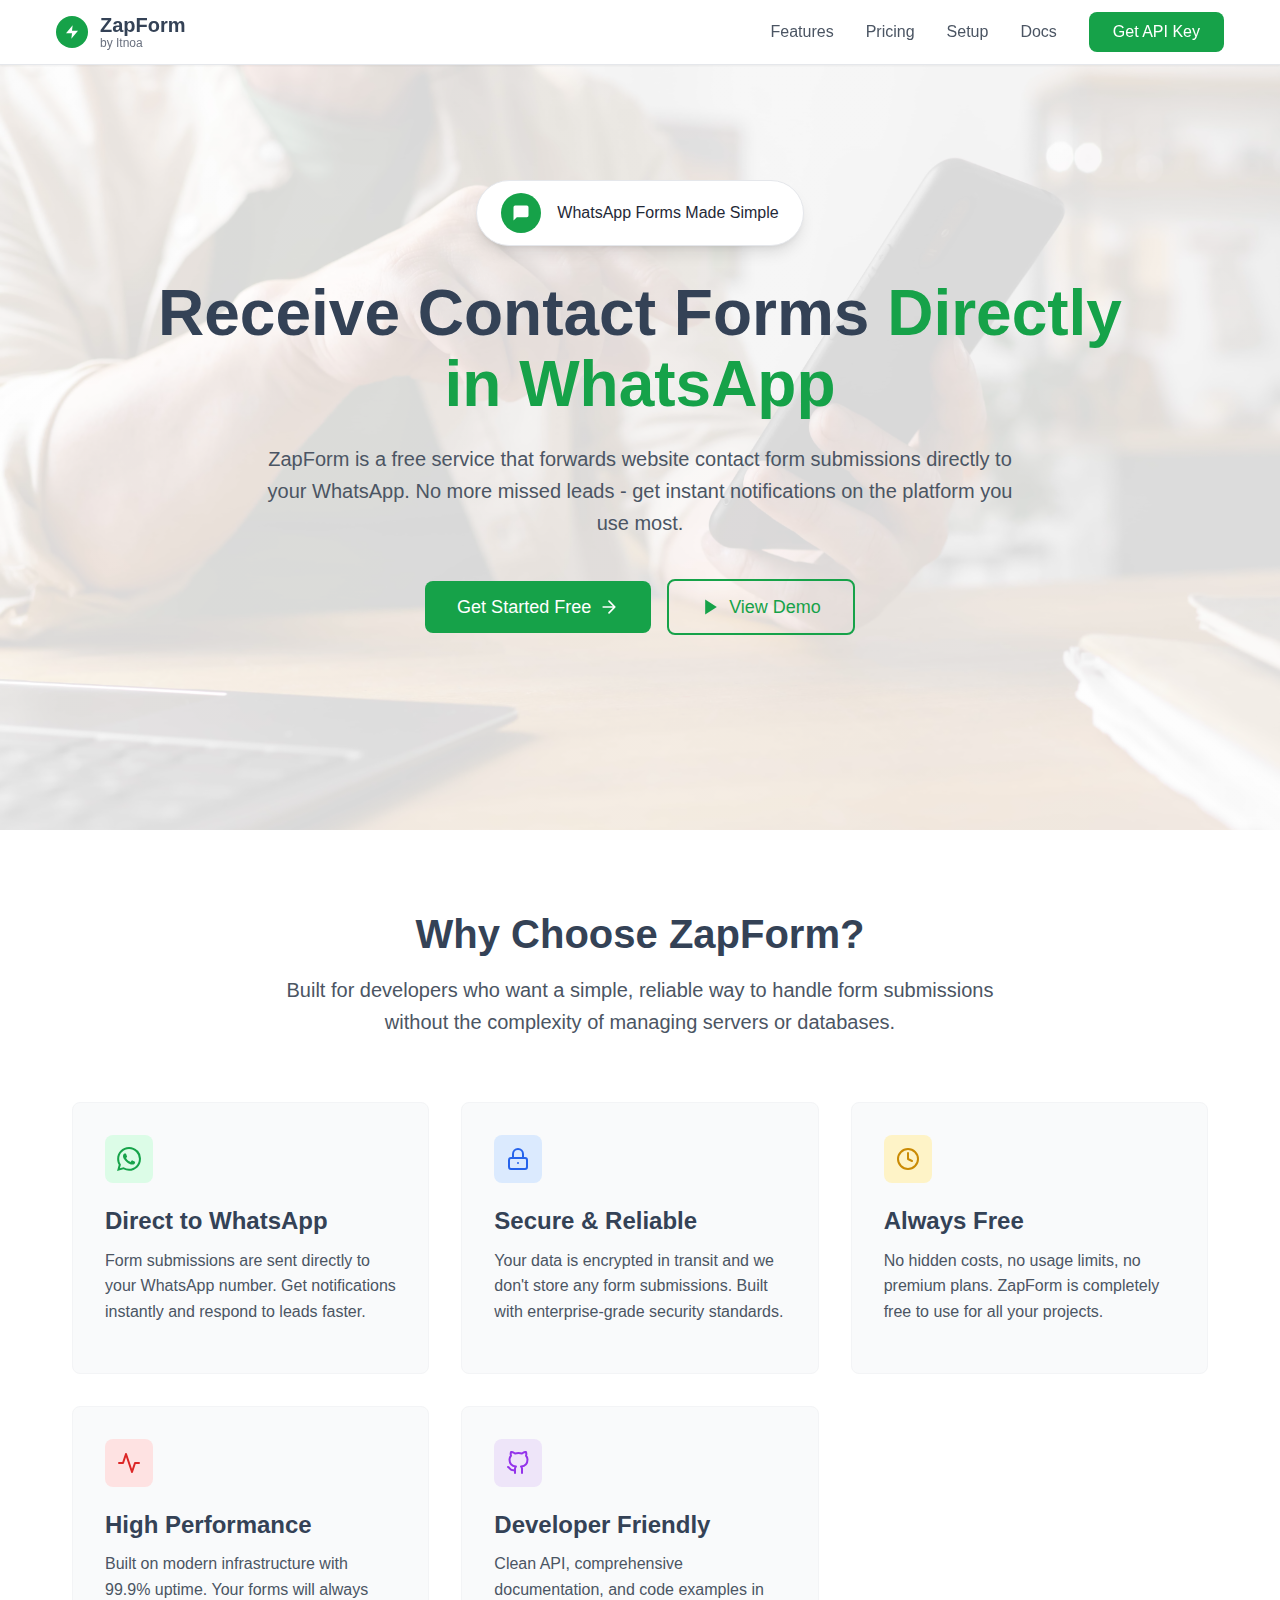
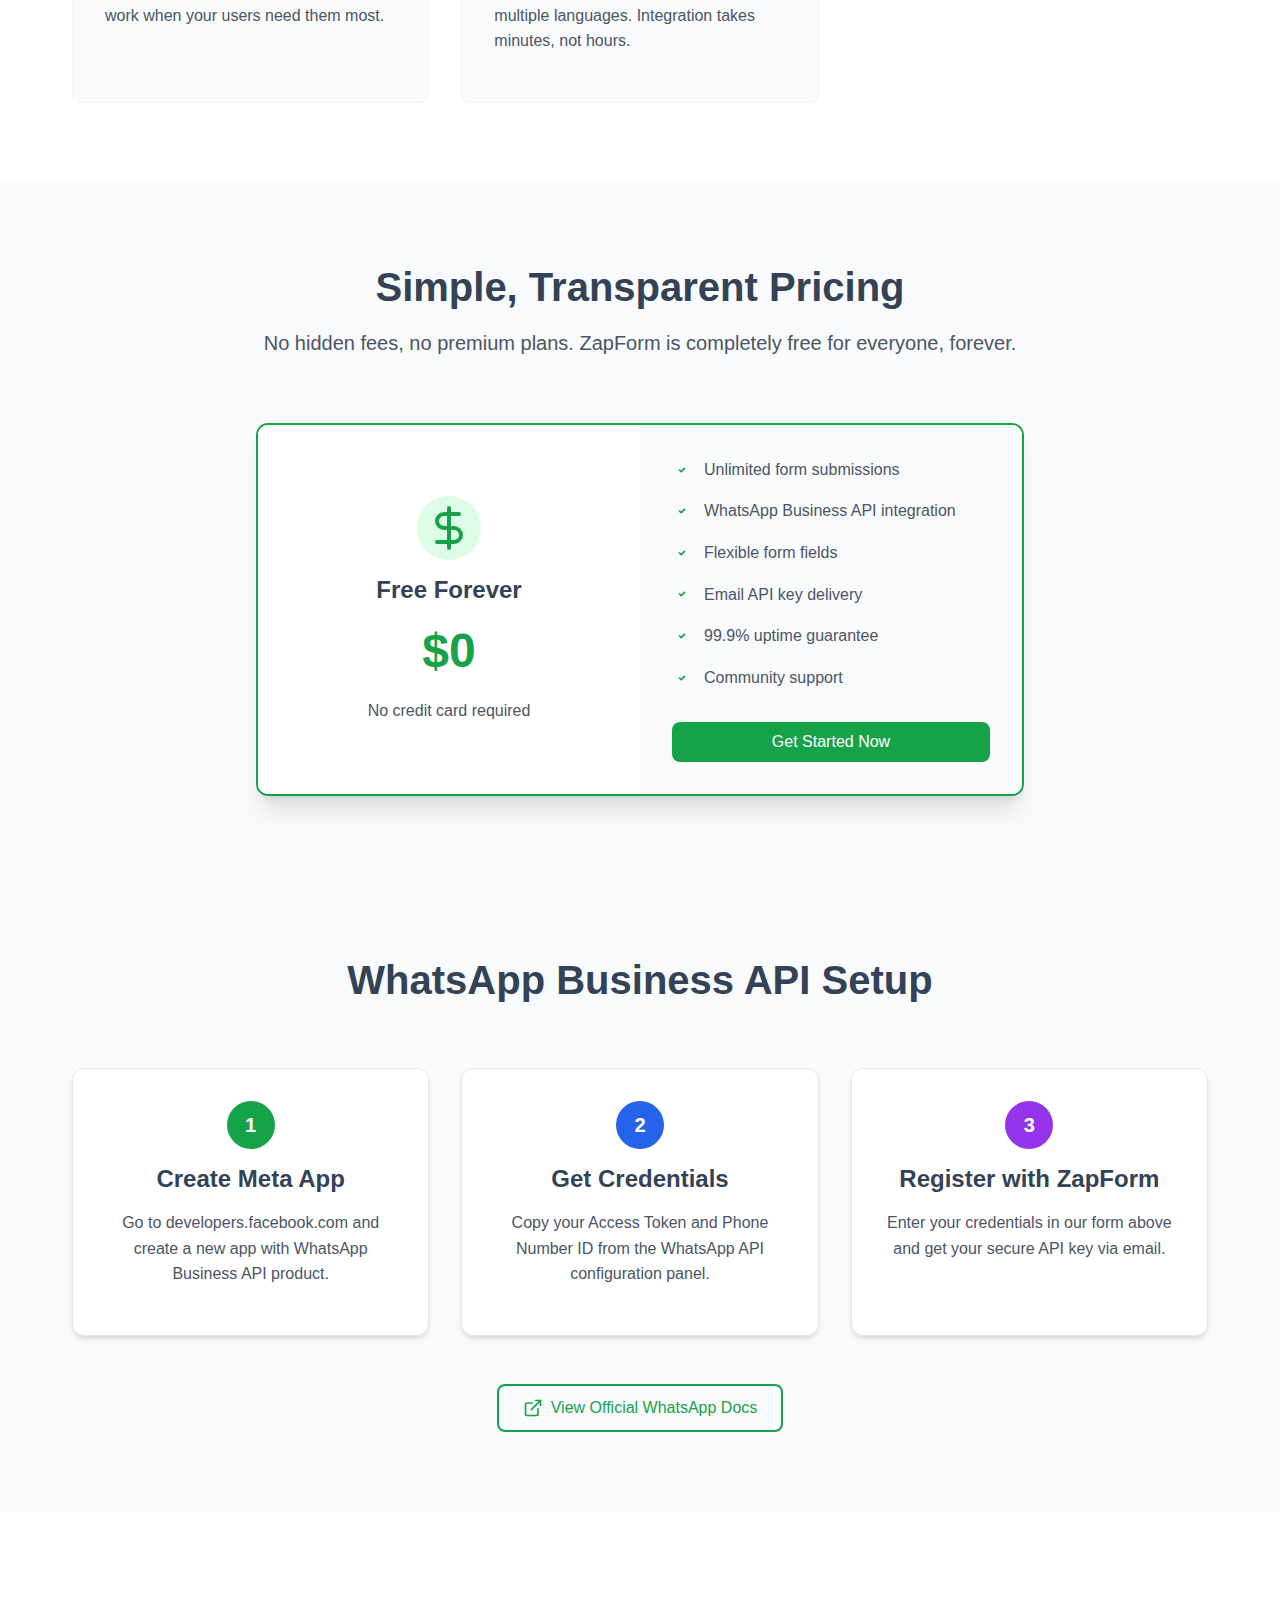
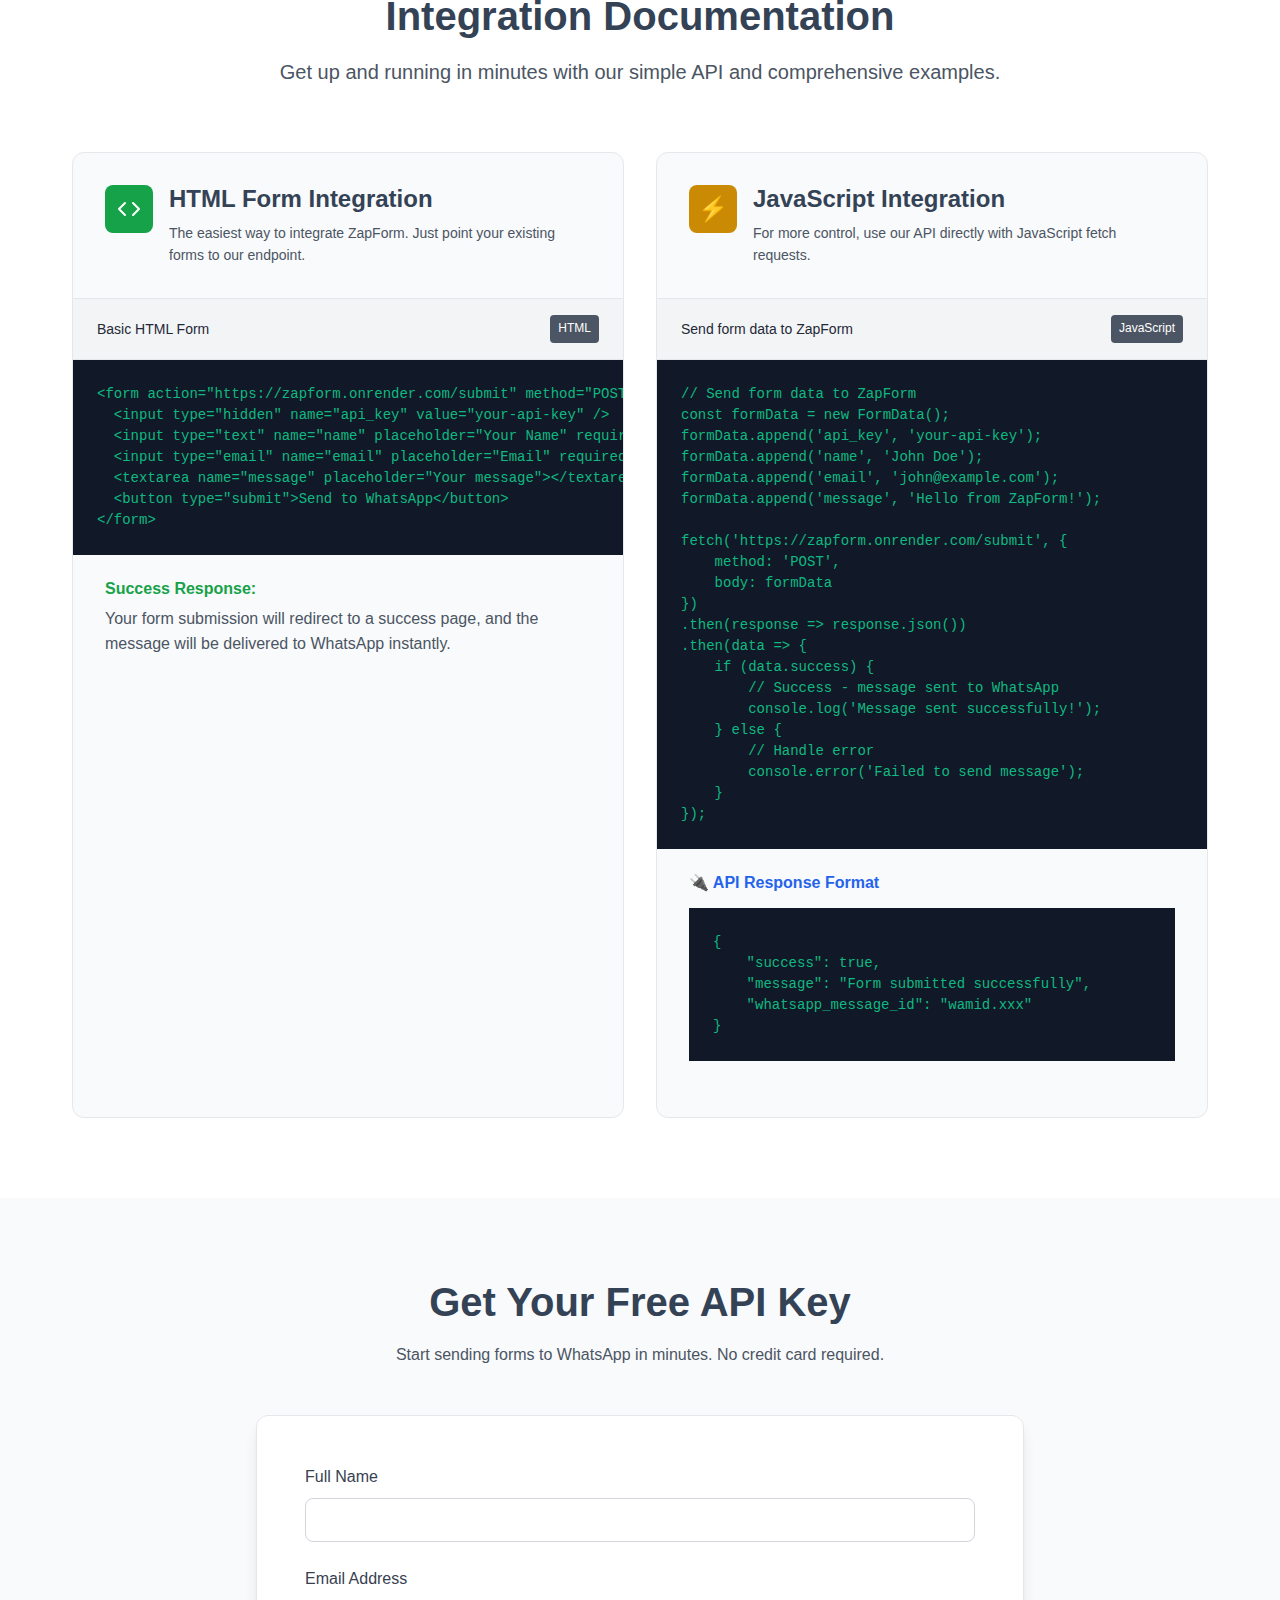
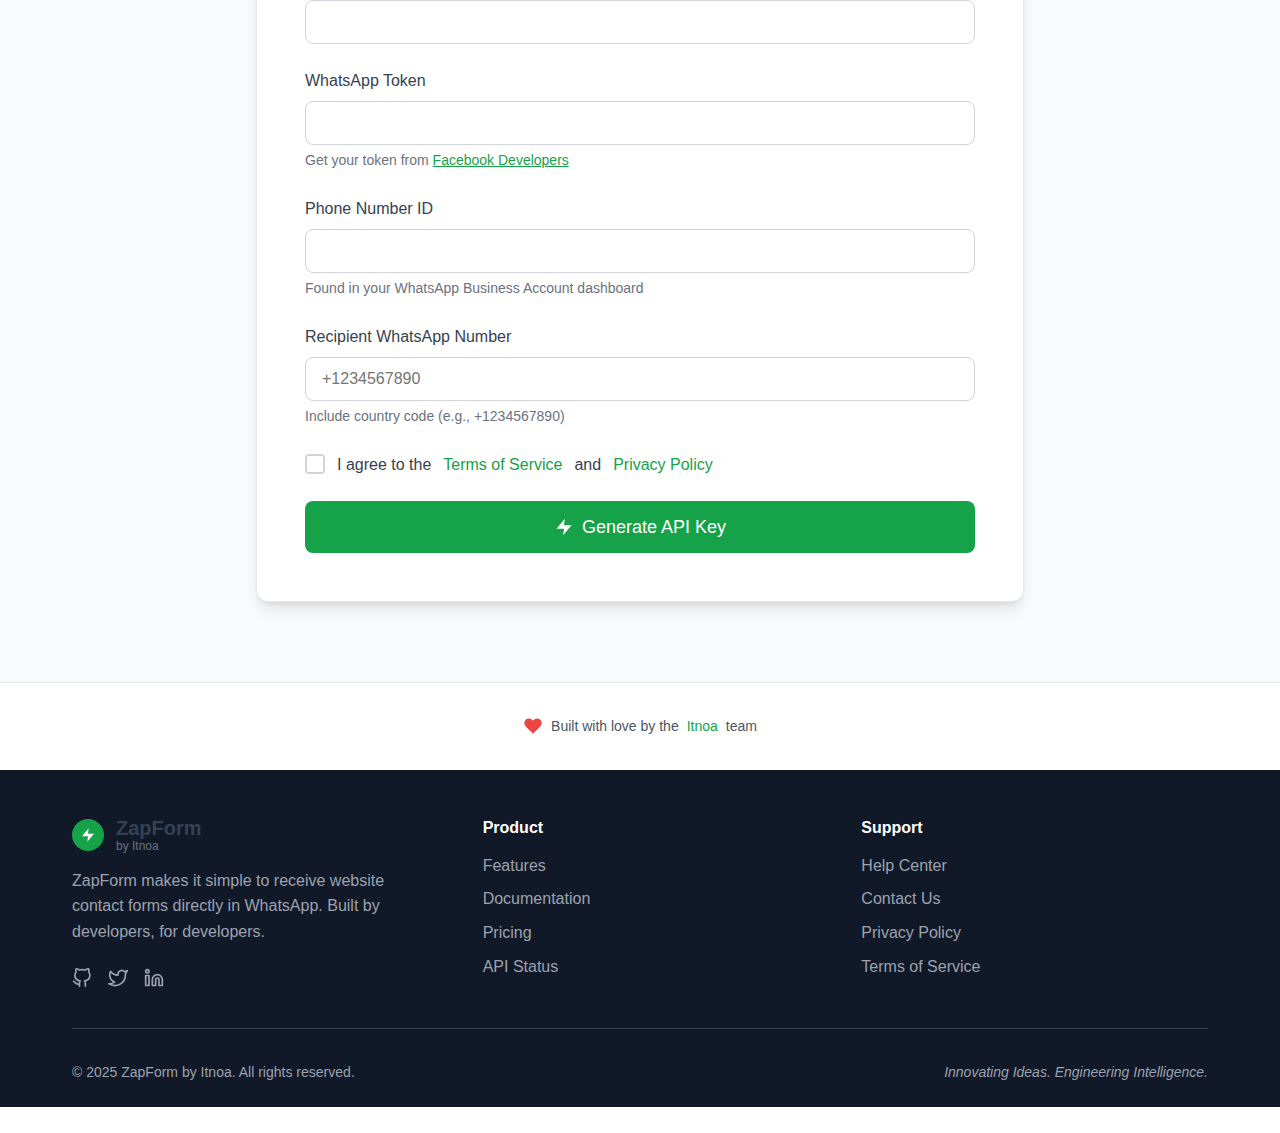
<file: index.html>
<!DOCTYPE html>
<html lang="en">
<head>
    <meta charset="UTF-8">
    <meta name="viewport" content="width=device-width, initial-scale=1.0">
    <title>ZapForm - Send Forms to WhatsApp API | Free Form to WhatsApp Service</title>
    <meta name="description" content="Transform any HTML form into WhatsApp messages instantly. ZapForm is a free service that sends form submissions directly to WhatsApp. No server required!">
    <meta name="keywords" content="form to whatsapp, html form whatsapp, send form to whatsapp, whatsapp api, form backend, zapform">
    
    <!-- Open Graph Tags -->
    <meta property="og:title" content="ZapForm - Send Forms to WhatsApp API">
    <meta property="og:description" content="Transform any HTML form into WhatsApp messages instantly. Free service with no server required!">
    <meta property="og:type" content="website">
    <meta property="og:url" content="https://zapform.onrender.com">
    
    <!-- Twitter Card Tags -->
    <meta name="twitter:card" content="summary_large_image">
    <meta name="twitter:title" content="ZapForm - Send Forms to WhatsApp API">
    <meta name="twitter:description" content="Transform any HTML form into WhatsApp messages instantly. Free service with no server required!">
    
    <!-- Favicon -->
    <link rel="icon" type="image/svg+xml" href="data:image/svg+xml,<svg xmlns='http://www.w3.org/2000/svg' viewBox='0 0 100 100'><text y='.9em' font-size='90'>⚡</text></svg>">
    
    <!-- Font Awesome for icons -->
    <link rel="stylesheet" href="https://cdnjs.cloudflare.com/ajax/libs/font-awesome/6.4.0/css/all.min.css">
    
    <!-- Styles -->
    <link rel="stylesheet" href="styles.css">
    
    <!-- Structured Data -->
    <script type="application/ld+json">
    {
        "@context": "https://schema.org",
        "@type": "WebApplication",
        "name": "ZapForm",
        "description": "Transform any HTML form into WhatsApp messages instantly",
        "url": "https://zapform.onrender.com",
        "applicationCategory": "BusinessApplication",
        "operatingSystem": "Any",
        "offers": {
            "@type": "Offer",
            "price": "0",
            "priceCurrency": "USD"
        }
    }
    </script>
</head>
<body>
    <!-- Navigation -->
    <nav class="navbar">
        <div class="nav-container">
            <a href="#home" class="nav-logo" onclick="scrollToSection('home')">
                <div class="logo-icon">
                    <svg width="16" height="16" viewBox="0 0 24 24" fill="none" xmlns="http://www.w3.org/2000/svg">
                        <path d="M13 2L3 14h9l-1 8 10-12h-9l1-8z" fill="currentColor"/>
                    </svg>
                </div>
                <div class="logo-text">
                    <span class="logo-main">ZapForm</span>
                    <span class="logo-sub">by Itnoa</span>
                </div>
            </a>
            
            <div class="nav-menu" id="navMenu">
                <a href="#features" class="nav-link">Features</a>
                <a href="#pricing" class="nav-link">Pricing</a>
                <a href="#setup" class="nav-link">Setup</a>
                <a href="#docs" class="nav-link">Docs</a>
                <a href="#get-api-key" class="btn btn-primary">Get API Key</a>
            </div>
            
            <button class="mobile-menu-btn" id="mobileMenuBtn">
                <span></span>
                <span></span>
                <span></span>
            </button>
        </div>
    </nav>

    <!-- Hero Section -->
    <section class="hero" id="home">
        <div class="container">
            <div class="hero-content">
                <div class="hero-badge">
                    <div class="badge-icon">
                        <svg width="20" height="20" viewBox="0 0 24 24" fill="none" xmlns="http://www.w3.org/2000/svg">
                            <path d="M21 15a2 2 0 0 1-2 2H7l-4 4V5a2 2 0 0 1 2-2h14a2 2 0 0 1 2 2z" fill="currentColor"/>
                        </svg>
                    </div>
                    <span>WhatsApp Forms Made Simple</span>
                </div>

                <h1 class="hero-title">
                    Receive Contact Forms
                    <span class="text-accent">Directly in WhatsApp</span>
                </h1>

                <p class="hero-description">
                    ZapForm is a free service that forwards website contact form submissions directly to your WhatsApp. 
                    No more missed leads - get instant notifications on the platform you use most.
                </p>

                <div class="hero-buttons">
                    <button onclick="scrollToSection('get-api-key')" class="btn btn-primary btn-large">
                        Get Started Free
                        <svg width="20" height="20" viewBox="0 0 24 24" fill="none" xmlns="http://www.w3.org/2000/svg">
                            <path d="M5 12h14m-7-7 7 7-7 7" stroke="currentColor" stroke-width="2" stroke-linecap="round" stroke-linejoin="round"/>
                        </svg>
                    </button>
                    <button onclick="scrollToSection('docs')" class="btn btn-outline btn-large">
                        <svg width="20" height="20" viewBox="0 0 24 24" fill="none" xmlns="http://www.w3.org/2000/svg">
                            <polygon points="5,3 19,12 5,21" fill="currentColor"/>
                        </svg>
                        View Demo
                    </button>
                </div>
            </div>
        </div>
    </section>

    <!-- Features Section -->
    <section class="features" id="features">
        <div class="container">
            <div class="section-header">
                <h2>Why Choose ZapForm?</h2>
                <p>Built for developers who want a simple, reliable way to handle form submissions without the complexity of managing servers or databases.</p>
            </div>
            
            <div class="features-grid">
                <div class="feature-card">
                    <div class="feature-icon icon-whatsapp">
                        <svg width="24" height="24" viewBox="0 0 24 24" fill="none" xmlns="http://www.w3.org/2000/svg">
                            <path d="M17.472 14.382c-.297-.149-1.758-.867-2.03-.967-.273-.099-.471-.148-.67.15-.197.297-.767.966-.94 1.164-.173.199-.347.223-.644.075-.297-.15-1.255-.463-2.39-1.475-.883-.788-1.48-1.761-1.653-2.059-.173-.297-.018-.458.13-.606.134-.133.298-.347.446-.52.149-.174.198-.298.298-.497.099-.198.05-.371-.025-.52-.075-.149-.669-1.612-.916-2.207-.242-.579-.487-.5-.669-.51-.173-.008-.371-.01-.57-.01-.198 0-.52.074-.792.372-.272.297-1.04 1.016-1.04 2.479 0 1.462 1.065 2.875 1.213 3.074.149.198 2.096 3.2 5.077 4.487.709.306 1.262.489 1.694.625.712.227 1.36.195 1.871.118.571-.085 1.758-.719 2.006-1.413.248-.694.248-1.289.173-1.413-.074-.124-.272-.198-.57-.347m-5.421 7.403h-.004a9.87 9.87 0 01-5.031-1.378l-.361-.214-3.741.982.998-3.648-.235-.374a9.86 9.86 0 01-1.51-5.26c.001-5.45 4.436-9.884 9.888-9.884 2.64 0 5.122 1.03 6.988 2.898a9.825 9.825 0 012.893 6.994c-.003 5.45-4.437 9.884-9.885 9.884m8.413-18.297A11.815 11.815 0 0012.05 0C5.495 0 .16 5.335.157 11.892c0 2.096.547 4.142 1.588 5.945L.057 24l6.305-1.654a11.882 11.882 0 005.683 1.448h.005c6.554 0 11.89-5.335 11.893-11.893A11.821 11.821 0 0020.891 3.426" fill="currentColor"/>
                        </svg>
                    </div>
                    <h3>Direct to WhatsApp</h3>
                    <p>Form submissions are sent directly to your WhatsApp number. Get notifications instantly and respond to leads faster.</p>
                </div>
                
                <div class="feature-card">
                    <div class="feature-icon icon-blue">
                        <svg width="24" height="24" viewBox="0 0 24 24" fill="none" xmlns="http://www.w3.org/2000/svg">
                            <rect x="3" y="11" width="18" height="11" rx="2" ry="2" stroke="currentColor" stroke-width="2" stroke-linecap="round" stroke-linejoin="round"/>
                            <circle cx="12" cy="16" r="1" fill="currentColor"/>
                            <path d="M7 11V7a5 5 0 0 1 10 0v4" stroke="currentColor" stroke-width="2" stroke-linecap="round" stroke-linejoin="round"/>
                        </svg>
                    </div>
                    <h3>Secure & Reliable</h3>
                    <p>Your data is encrypted in transit and we don't store any form submissions. Built with enterprise-grade security standards.</p>
                </div>
                
                <div class="feature-card">
                    <div class="feature-icon icon-yellow">
                        <svg width="24" height="24" viewBox="0 0 24 24" fill="none" xmlns="http://www.w3.org/2000/svg">
                            <circle cx="12" cy="12" r="10" stroke="currentColor" stroke-width="2"/>
                            <polyline points="12,6 12,12 16,14" stroke="currentColor" stroke-width="2" stroke-linecap="round" stroke-linejoin="round"/>
                        </svg>
                    </div>
                    <h3>Always Free</h3>
                    <p>No hidden costs, no usage limits, no premium plans. ZapForm is completely free to use for all your projects.</p>
                </div>
                
                <div class="feature-card">
                    <div class="feature-icon icon-red">
                        <svg width="24" height="24" viewBox="0 0 24 24" fill="none" xmlns="http://www.w3.org/2000/svg">
                            <polyline points="22,12 18,12 15,21 9,3 6,12 2,12" stroke="currentColor" stroke-width="2" stroke-linecap="round" stroke-linejoin="round"/>
                        </svg>
                    </div>
                    <h3>High Performance</h3>
                    <p>Built on modern infrastructure with 99.9% uptime. Your forms will always work when your users need them most.</p>
                </div>
                
                <div class="feature-card">
                    <div class="feature-icon icon-purple">
                        <svg width="24" height="24" viewBox="0 0 24 24" fill="none" xmlns="http://www.w3.org/2000/svg">
                            <path d="M9 19c-5 1.5-5-2.5-7-3m14 6v-3.87a3.37 3.37 0 0 0-.94-2.61c3.14-.35 6.44-1.54 6.44-7A5.44 5.44 0 0 0 20 4.77 5.07 5.07 0 0 0 19.91 1S18.73.65 16 2.48a13.38 13.38 0 0 0-7 0C6.27.65 5.09 1 5.09 1A5.07 5.07 0 0 0 5 4.77a5.44 5.44 0 0 0-1.5 3.78c0 5.42 3.3 6.61 6.44 7A3.37 3.37 0 0 0 9 18.13V22" stroke="currentColor" stroke-width="2" stroke-linecap="round" stroke-linejoin="round"/>
                        </svg>
                    </div>
                    <h3>Developer Friendly</h3>
                    <p>Clean API, comprehensive documentation, and code examples in multiple languages. Integration takes minutes, not hours.</p>
                </div>
            </div>
        </div>
    </section>

    <!-- Pricing Section -->
    <section class="pricing" id="pricing">
        <div class="container">
            <div class="section-header">
                <h2>Simple, Transparent Pricing</h2>
                <p>No hidden fees, no premium plans. ZapForm is completely free for everyone, forever.</p>
            </div>
            
            <div class="pricing-card">
                <div class="pricing-left">
                    <div class="pricing-icon">
                        <svg width="48" height="48" viewBox="0 0 24 24" fill="none" xmlns="http://www.w3.org/2000/svg">
                            <path d="M12 2v20M17 5H9.5a3.5 3.5 0 0 0 0 7h5a3.5 3.5 0 0 1 0 7H6" stroke="currentColor" stroke-width="2" stroke-linecap="round" stroke-linejoin="round"/>
                        </svg>
                    </div>
                    <h3>Free Forever</h3>
                    <div class="pricing-price">
                        <span class="price-amount">$0</span>
                    </div>
                    <p class="pricing-description">No credit card required</p>
                </div>
                
                <div class="pricing-right">
                    <div class="pricing-features">
                        <div class="feature-item">
                            <svg width="20" height="20" viewBox="0 0 24 24" fill="none" xmlns="http://www.w3.org/2000/svg">
                                <path d="M9 12l2 2 4-4" stroke="currentColor" stroke-width="2" stroke-linecap="round" stroke-linejoin="round"/>
                            </svg>
                            Unlimited form submissions
                        </div>
                        <div class="feature-item">
                            <svg width="20" height="20" viewBox="0 0 24 24" fill="none" xmlns="http://www.w3.org/2000/svg">
                                <path d="M9 12l2 2 4-4" stroke="currentColor" stroke-width="2" stroke-linecap="round" stroke-linejoin="round"/>
                            </svg>
                            WhatsApp Business API integration
                        </div>
                        <div class="feature-item">
                            <svg width="20" height="20" viewBox="0 0 24 24" fill="none" xmlns="http://www.w3.org/2000/svg">
                                <path d="M9 12l2 2 4-4" stroke="currentColor" stroke-width="2" stroke-linecap="round" stroke-linejoin="round"/>
                            </svg>
                            Flexible form fields
                        </div>
                        <div class="feature-item">
                            <svg width="20" height="20" viewBox="0 0 24 24" fill="none" xmlns="http://www.w3.org/2000/svg">
                                <path d="M9 12l2 2 4-4" stroke="currentColor" stroke-width="2" stroke-linecap="round" stroke-linejoin="round"/>
                            </svg>
                            Email API key delivery
                        </div>
                        <div class="feature-item">
                            <svg width="20" height="20" viewBox="0 0 24 24" fill="none" xmlns="http://www.w3.org/2000/svg">
                                <path d="M9 12l2 2 4-4" stroke="currentColor" stroke-width="2" stroke-linecap="round" stroke-linejoin="round"/>
                            </svg>
                            99.9% uptime guarantee
                        </div>
                        <div class="feature-item">
                            <svg width="20" height="20" viewBox="0 0 24 24" fill="none" xmlns="http://www.w3.org/2000/svg">
                                <path d="M9 12l2 2 4-4" stroke="currentColor" stroke-width="2" stroke-linecap="round" stroke-linejoin="round"/>
                            </svg>
                            Community support
                        </div>
                    </div>
                    
                    <div class="pricing-cta">
                        <a href="#get-api-key" class="btn btn-primary btn-full" onclick="scrollToSection('get-api-key')">
                            Get Started Now
                        </a>
                    </div>
                </div>
            </div>
        </div>
    </section>

    <!-- WhatsApp Setup Section -->
    <section class="whatsapp-setup" id="setup">
        <div class="container">
            <div class="section-header">
                <h2>WhatsApp Business API Setup</h2>
            </div>
            
            <div class="setup-steps">
                <div class="setup-step">
                    <div class="step-number">1</div>
                    <h3>Create Meta App</h3>
                    <p>Go to developers.facebook.com and create a new app with WhatsApp Business API product.</p>
                </div>
                <div class="setup-step">
                    <div class="step-number">2</div>
                    <h3>Get Credentials</h3>
                    <p>Copy your Access Token and Phone Number ID from the WhatsApp API configuration panel.</p>
                </div>
                <div class="setup-step">
                    <div class="step-number">3</div>
                    <h3>Register with ZapForm</h3>
                    <p>Enter your credentials in our form above and get your secure API key via email.</p>
                </div>
            </div>
            
            <div class="setup-cta">
                <a href="https://developers.facebook.com/docs/whatsapp/cloud-api/get-started" target="_blank" class="btn btn-outline">
                    <svg width="20" height="20" viewBox="0 0 24 24" fill="none" xmlns="http://www.w3.org/2000/svg">
                        <path d="M18 13v6a2 2 0 0 1-2 2H5a2 2 0 0 1-2-2V8a2 2 0 0 1 2-2h6" stroke="currentColor" stroke-width="2" stroke-linecap="round" stroke-linejoin="round"/>
                        <polyline points="15,3 21,3 21,9" stroke="currentColor" stroke-width="2" stroke-linecap="round" stroke-linejoin="round"/>
                        <line x1="10" y1="14" x2="21" y2="3" stroke="currentColor" stroke-width="2" stroke-linecap="round" stroke-linejoin="round"/>
                    </svg>
                    View Official WhatsApp Docs
                </a>
            </div>
        </div>
    </section>

    <!-- Documentation Section -->
    <section class="docs" id="docs">
        <div class="container">
            <div class="section-header">
                <h2>Integration Documentation</h2>
                <p>Get up and running in minutes with our simple API and comprehensive examples.</p>
            </div>
            
            <div class="docs-grid">
                <!-- HTML Form Integration -->
                <div class="docs-card">
                    <div class="docs-header">
                        <div class="docs-icon">
                            <svg width="24" height="24" viewBox="0 0 24 24" fill="none" xmlns="http://www.w3.org/2000/svg">
                                <polyline points="16 18 22 12 16 6" stroke="currentColor" stroke-width="2" stroke-linecap="round" stroke-linejoin="round"/>
                                <polyline points="8 6 2 12 8 18" stroke="currentColor" stroke-width="2" stroke-linecap="round" stroke-linejoin="round"/>
                            </svg>
                        </div>
                        <div>
                            <h3>HTML Form Integration</h3>
                            <p>The easiest way to integrate ZapForm. Just point your existing forms to our endpoint.</p>
                        </div>
                    </div>
                    
                    <div class="code-example">
                        <div class="code-example-header">
                            <span>Basic HTML Form</span>
                            <span class="code-badge">HTML</span>
                        </div>
                        <pre class="code-content"><code>&lt;form action="https://zapform.onrender.com/submit" method="POST"&gt;
  &lt;input type="hidden" name="api_key" value="your-api-key" /&gt;
  &lt;input type="text" name="name" placeholder="Your Name" required /&gt;
  &lt;input type="email" name="email" placeholder="Email" required /&gt;
  &lt;textarea name="message" placeholder="Your message"&gt;&lt;/textarea&gt;
  &lt;button type="submit"&gt;Send to WhatsApp&lt;/button&gt;
&lt;/form&gt;</code></pre>
                    </div>
                    
                    <div class="success-response">
                        <h4>Success Response:</h4>
                        <p>Your form submission will redirect to a success page, and the message will be delivered to WhatsApp instantly.</p>
                    </div>
                </div>

                <!-- JavaScript Integration -->
                <div class="docs-card">
                    <div class="docs-header">
                        <div class="docs-icon icon-js">
                            ⚡
                        </div>
                        <div>
                            <h3>JavaScript Integration</h3>
                            <p>For more control, use our API directly with JavaScript fetch requests.</p>
                        </div>
                    </div>
                    
                    <div class="code-example">
                        <div class="code-example-header">
                            <span>Send form data to ZapForm</span>
                            <span class="code-badge">JavaScript</span>
                        </div>
                        <pre class="code-content"><code>// Send form data to ZapForm
const formData = new FormData();
formData.append('api_key', 'your-api-key');
formData.append('name', 'John Doe');
formData.append('email', 'john@example.com');
formData.append('message', 'Hello from ZapForm!');

fetch('https://zapform.onrender.com/submit', {
    method: 'POST',
    body: formData
})
.then(response => response.json())
.then(data => {
    if (data.success) {
        // Success - message sent to WhatsApp
        console.log('Message sent successfully!');
    } else {
        // Handle error
        console.error('Failed to send message');
    }
});</code></pre>
                    </div>
                    
                    <div class="api-response">
                        <h4>🔌 API Response Format</h4>
                        <div class="code-example">
                            <pre class="code-content"><code>{
    "success": true,
    "message": "Form submitted successfully",
    "whatsapp_message_id": "wamid.xxx"
}</code></pre>
                        </div>
                    </div>
                </div>
            </div>
        </div>
    </section>

    <!-- API Key Section -->
    <section class="register" id="get-api-key">
        <div class="container">
            <div class="register-content">
                <div class="register-header">
                    <h2>Get Your Free API Key</h2>
                    <p>Start sending forms to WhatsApp in minutes. No credit card required.</p>
                </div>
                
                <form class="register-form" id="registrationForm">
                    <div class="form-group">
                        <label for="name">Full Name</label>
                        <input type="text" id="name" name="name" required>
                        <div class="error-message" id="nameError"></div>
                    </div>
                    
                    <div class="form-group">
                        <label for="email">Email Address</label>
                        <input type="email" id="email" name="email" required>
                        <div class="error-message" id="emailError"></div>
                    </div>
                    
                    <div class="form-group">
                        <label for="whatsappToken">WhatsApp Token</label>
                        <input type="text" id="whatsappToken" name="whatsapp_token" required>
                        <div class="form-help">
                            Get your token from <a href="https://developers.facebook.com/apps/" target="_blank">Facebook Developers</a>
                        </div>
                        <div class="error-message" id="whatsappTokenError"></div>
                    </div>
                    
                    <div class="form-group">
                        <label for="phoneNumberId">Phone Number ID</label>
                        <input type="text" id="phoneNumberId" name="phone_number_id" required>
                        <div class="form-help">
                            Found in your WhatsApp Business Account dashboard
                        </div>
                        <div class="error-message" id="phoneNumberIdError"></div>
                    </div>
                    
                    <div class="form-group">
                        <label for="recipientNumber">Recipient WhatsApp Number</label>
                        <input type="tel" id="recipientNumber" name="recipient_number" placeholder="+1234567890" required>
                        <div class="form-help">
                            Include country code (e.g., +1234567890)
                        </div>
                        <div class="error-message" id="recipientNumberError"></div>
                    </div>
                    
                    <div class="form-group">
                        <label class="checkbox-label">
                            <input type="checkbox" id="terms" name="terms" required>
                            <span class="checkmark"></span>
                            I agree to the <a href="#" target="_blank">Terms of Service</a> and <a href="#" target="_blank">Privacy Policy</a>
                        </label>
                        <div class="error-message" id="termsError"></div>
                    </div>
                    
                    <button type="submit" class="btn btn-primary btn-full btn-large" id="submitBtn">
                        <svg width="20" height="20" viewBox="0 0 24 24" fill="none" xmlns="http://www.w3.org/2000/svg">
                            <path d="M13 2L3 14h9l-1 8 10-12h-9l1-8z" fill="currentColor"/>
                        </svg>
                        Generate API Key
                    </button>
                </form>
            </div>
        </div>
    </section>

    <!-- Built with Love Section -->
    <section class="built-with-love">
        <div class="container">
            <div class="love-message">
                <svg width="20" height="20" viewBox="0 0 24 24" fill="none" xmlns="http://www.w3.org/2000/svg">
                    <path d="M20.84 4.61a5.5 5.5 0 0 0-7.78 0L12 5.67l-1.06-1.06a5.5 5.5 0 0 0-7.78 7.78l1.06 1.06L12 21.23l7.78-7.78 1.06-1.06a5.5 5.5 0 0 0 0-7.78z" fill="currentColor"/>
                </svg>
                Built with love by the <a href="#" target="_blank">Itnoa</a> team
            </div>
        </div>
    </section>

    <!-- Footer -->
    <footer class="footer">
        <div class="container">
            <div class="footer-content">
                <div class="footer-logo">
                    <a href="#home" class="nav-logo" onclick="scrollToSection('home')">
                        <div class="logo-icon">
                            <svg width="16" height="16" viewBox="0 0 24 24" fill="none" xmlns="http://www.w3.org/2000/svg">
                                <path d="M13 2L3 14h9l-1 8 10-12h-9l1-8z" fill="currentColor"/>
                            </svg>
                        </div>
                        <div class="logo-text">
                            <span class="logo-main">ZapForm</span>
                            <span class="logo-sub">by Itnoa</span>
                        </div>
                    </a>
                    <p>ZapForm makes it simple to receive website contact forms directly in WhatsApp. Built by developers, for developers.</p>
                    
                    <div class="footer-social">
                        <a href="#" aria-label="GitHub">
                            <svg width="20" height="20" viewBox="0 0 24 24" fill="none" xmlns="http://www.w3.org/2000/svg">
                                <path d="M9 19c-5 1.5-5-2.5-7-3m14 6v-3.87a3.37 3.37 0 0 0-.94-2.61c3.14-.35 6.44-1.54 6.44-7A5.44 5.44 0 0 0 20 4.77 5.07 5.07 0 0 0 19.91 1S18.73.65 16 2.48a13.38 13.38 0 0 0-7 0C6.27.65 5.09 1 5.09 1A5.07 5.07 0 0 0 5 4.77a5.44 5.44 0 0 0-1.5 3.78c0 5.42 3.3 6.61 6.44 7A3.37 3.37 0 0 0 9 18.13V22" stroke="currentColor" stroke-width="2" stroke-linecap="round" stroke-linejoin="round"/>
                            </svg>
                        </a>
                        <a href="#" aria-label="Twitter">
                            <svg width="20" height="20" viewBox="0 0 24 24" fill="none" xmlns="http://www.w3.org/2000/svg">
                                <path d="M23 3a10.9 10.9 0 0 1-3.14 1.53 4.48 4.48 0 0 0-7.86 3v1A10.66 10.66 0 0 1 3 4s-4 9 5 13a11.64 11.64 0 0 1-7 2c9 5 20 0 20-11.5a4.5 4.5 0 0 0-.08-.83A7.72 7.72 0 0 0 23 3z" stroke="currentColor" stroke-width="2" stroke-linecap="round" stroke-linejoin="round"/>
                            </svg>
                        </a>
                        <a href="#" aria-label="LinkedIn">
                            <svg width="20" height="20" viewBox="0 0 24 24" fill="none" xmlns="http://www.w3.org/2000/svg">
                                <path d="M16 8a6 6 0 0 1 6 6v7h-4v-7a2 2 0 0 0-2-2 2 2 0 0 0-2 2v7h-4v-7a6 6 0 0 1 6-6z" stroke="currentColor" stroke-width="2" stroke-linecap="round" stroke-linejoin="round"/>
                                <rect x="2" y="9" width="4" height="12" stroke="currentColor" stroke-width="2" stroke-linecap="round" stroke-linejoin="round"/>
                                <circle cx="4" cy="4" r="2" stroke="currentColor" stroke-width="2" stroke-linecap="round" stroke-linejoin="round"/>
                            </svg>
                        </a>
                    </div>
                </div>
                
                <div class="footer-links">
                    <div class="footer-section">
                        <h4>Product</h4>
                        <a href="#features">Features</a>
                        <a href="#docs">Documentation</a>
                        <a href="#pricing">Pricing</a>
                        <a href="#">API Status</a>
                    </div>
                    
                    <div class="footer-section">
                        <h4>Support</h4>
                        <a href="#">Help Center</a>
                        <a href="#">Contact Us</a>
                        <a href="#">Privacy Policy</a>
                        <a href="#">Terms of Service</a>
                    </div>
                </div>
            </div>
            
            <div class="footer-bottom">
                <p>&copy; 2025 ZapForm by Itnoa. All rights reserved.</p>
                <p class="footer-tagline">Innovating Ideas. Engineering Intelligence.</p>
            </div>
        </div>
    </footer>

    <!-- Success Modal -->
    <div class="modal" id="successModal">
        <div class="modal-content">
            <div class="modal-header">
                <div class="success-icon">
                    <svg width="32" height="32" viewBox="0 0 24 24" fill="none" xmlns="http://www.w3.org/2000/svg">
                        <path d="M9 12l2 2 4-4" stroke="currentColor" stroke-width="2" stroke-linecap="round" stroke-linejoin="round"/>
                    </svg>
                </div>
                <h3>API Key Generated!</h3>
                <p>Your API key has been created and sent to your email address.</p>
            </div>
            
            <div class="modal-body">
                <div class="api-key-info">
                    <h4>Next Steps:</h4>
                    <ol>
                        <li>Check your email for your unique API key</li>
                        <li>Add the API key to your forms</li>
                        <li>Start receiving WhatsApp messages!</li>
                    </ol>
                </div>
            </div>
            
            <div class="modal-footer">
                <button class="btn btn-outline" onclick="closeModal()">Close</button>
                <a href="#docs" class="btn btn-primary" onclick="closeModal(); scrollToSection('docs');">
                    View Documentation
                </a>
            </div>
        </div>
    </div>

    <!-- Scroll to Top Button -->
    <button id="scrollTopBtn" class="scroll-top-btn" aria-label="Scroll to top">
        <i class="fas fa-chevron-up"></i>
    </button>

    <!-- Scripts -->
    <script src="script.js"></script>
</body>
</html>
</file>
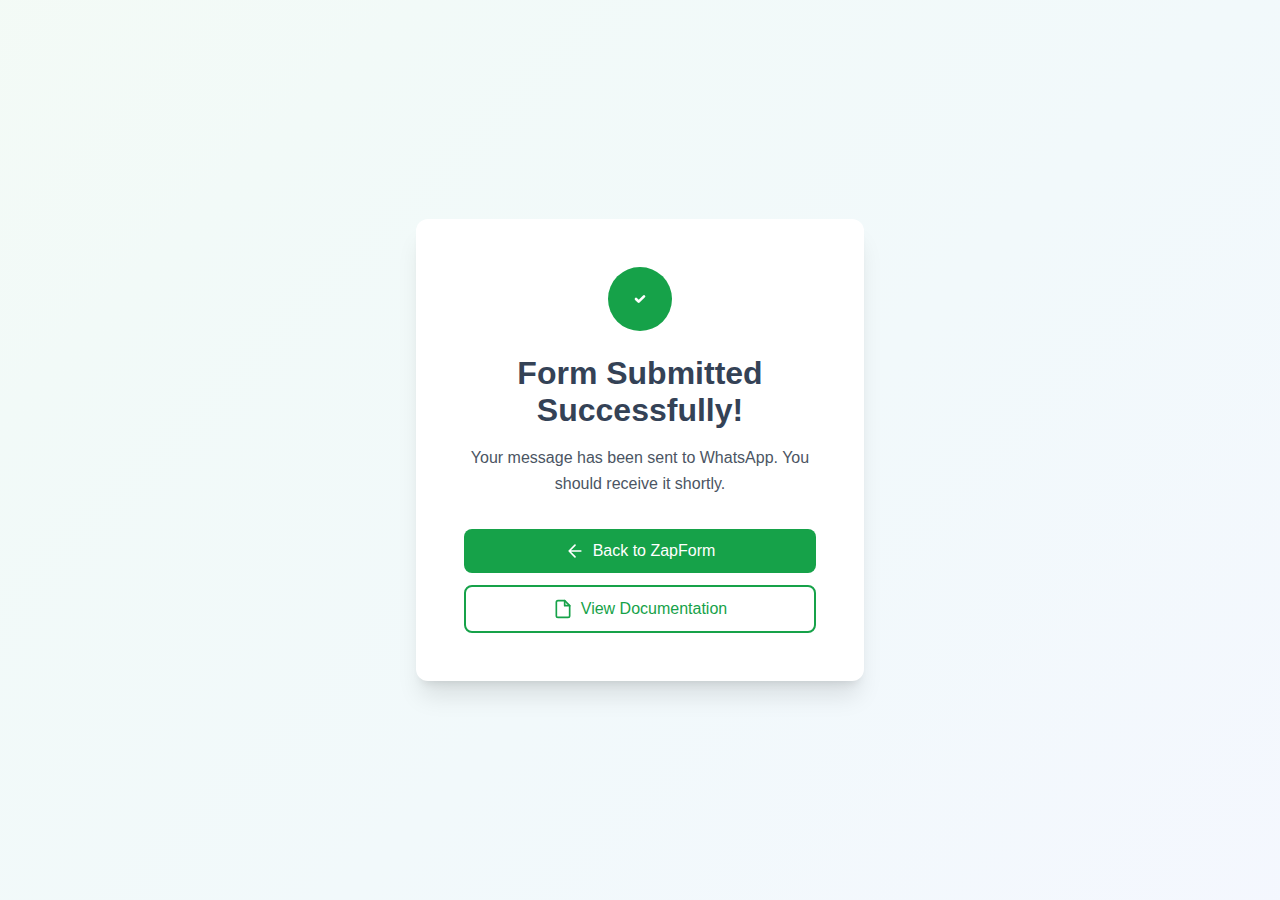
<file: success.html>
<!DOCTYPE html>
<html lang="en">
<head>
    <meta charset="UTF-8">
    <meta name="viewport" content="width=device-width, initial-scale=1.0">
    <title>Form Submitted Successfully - ZapForm</title>
    <meta name="description" content="Your form has been successfully submitted and sent to WhatsApp via ZapForm.">
    
    <!-- Favicon -->
    <link rel="icon" type="image/svg+xml" href="data:image/svg+xml,<svg xmlns='http://www.w3.org/2000/svg' viewBox='0 0 100 100'><text y='.9em' font-size='90'>⚡</text></svg>">
    
    <style>
        :root {
            --itnoa-green: hsl(142, 76%, 36%);
            --itnoa-dark: hsl(215, 25%, 27%);
            --white: #ffffff;
            --gray-600: #4b5563;
            --green-600: #16a34a;
            --font-family: -apple-system, BlinkMacSystemFont, 'Segoe UI', 'Roboto', 'Oxygen', 'Ubuntu', 'Cantarell', sans-serif;
            --shadow-xl: 0 20px 25px -5px rgb(0 0 0 / 0.1), 0 8px 10px -6px rgb(0 0 0 / 0.1);
        }

        * {
            margin: 0;
            padding: 0;
            box-sizing: border-box;
        }

        body {
            font-family: var(--font-family);
            background: linear-gradient(135deg, color-mix(in srgb, var(--green-600) 5%, transparent) 0%, color-mix(in srgb, #2563eb 5%, transparent) 100%);
            min-height: 100vh;
            display: flex;
            align-items: center;
            justify-content: center;
            padding: 1rem;
        }

        .success-card {
            background-color: var(--white);
            border-radius: 0.75rem;
            padding: 2rem;
            text-align: center;
            max-width: 28rem;
            width: 100%;
            box-shadow: var(--shadow-xl);
        }

        .success-icon {
            width: 4rem;
            height: 4rem;
            background-color: var(--itnoa-green);
            border-radius: 50%;
            display: flex;
            align-items: center;
            justify-content: center;
            margin: 0 auto 1.5rem;
            color: var(--white);
        }

        .success-title {
            font-size: 1.5rem;
            font-weight: 700;
            color: var(--itnoa-dark);
            margin-bottom: 1rem;
        }

        .success-message {
            color: var(--gray-600);
            margin-bottom: 2rem;
            line-height: 1.6;
        }

        .button-group {
            display: flex;
            flex-direction: column;
            gap: 0.75rem;
        }

        .btn {
            display: inline-flex;
            align-items: center;
            justify-content: center;
            gap: 0.5rem;
            padding: 0.75rem 1.5rem;
            font-size: 1rem;
            font-weight: 500;
            border: none;
            border-radius: 0.5rem;
            cursor: pointer;
            transition: all 0.2s;
            text-decoration: none;
            line-height: 1;
        }

        .btn-primary {
            background-color: var(--itnoa-green);
            color: var(--white);
        }

        .btn-primary:hover {
            background-color: var(--green-600);
            color: var(--white);
        }

        .btn-outline {
            background-color: transparent;
            color: var(--itnoa-green);
            border: 2px solid var(--itnoa-green);
        }

        .btn-outline:hover {
            background-color: var(--itnoa-green);
            color: var(--white);
        }

        @media (min-width: 640px) {
            .success-card {
                padding: 3rem;
            }
            
            .success-title {
                font-size: 2rem;
            }
        }
    </style>
</head>
<body>
    <div class="success-card">
        <div class="success-icon">
            <svg width="32" height="32" viewBox="0 0 24 24" fill="none" xmlns="http://www.w3.org/2000/svg">
                <path d="M9 12l2 2 4-4" stroke="currentColor" stroke-width="2" stroke-linecap="round" stroke-linejoin="round"/>
            </svg>
        </div>
        
        <h1 class="success-title">Form Submitted Successfully!</h1>
        <p class="success-message">
            Your message has been sent to WhatsApp. You should receive it shortly.
        </p>
        
        <div class="button-group">
            <a href="/" class="btn btn-primary">
                <svg width="20" height="20" viewBox="0 0 24 24" fill="none" xmlns="http://www.w3.org/2000/svg">
                    <path d="M19 12H5M12 19l-7-7 7-7" stroke="currentColor" stroke-width="2" stroke-linecap="round" stroke-linejoin="round"/>
                </svg>
                Back to ZapForm
            </a>
            <a href="/#docs" class="btn btn-outline">
                <svg width="20" height="20" viewBox="0 0 24 24" fill="none" xmlns="http://www.w3.org/2000/svg">
                    <path d="M14 2H6a2 2 0 0 0-2 2v16a2 2 0 0 0 2 2h12a2 2 0 0 0 2-2V8z" stroke="currentColor" stroke-width="2" stroke-linecap="round" stroke-linejoin="round"/>
                    <polyline points="14,2 14,8 20,8" stroke="currentColor" stroke-width="2" stroke-linecap="round" stroke-linejoin="round"/>
                </svg>
                View Documentation
            </a>
        </div>
    </div>
</body>
</html>
</file>
<file: styles.css>
/* CSS Reset and Base Styles */
* {
    margin: 0;
    padding: 0;
    box-sizing: border-box;
}

:root {
    /* Itnoa brand colors */
    --itnoa-green: hsl(142, 76%, 36%);
    --itnoa-dark: hsl(215, 25%, 27%);
    --itnoa-gray: hsl(219, 14%, 28%);
    
    /* UI colors */
    --white: #ffffff;
    --gray-50: #f9fafb;
    --gray-100: #f3f4f6;
    --gray-200: #e5e7eb;
    --gray-300: #d1d5db;
    --gray-400: #9ca3af;
    --gray-500: #6b7280;
    --gray-600: #4b5563;
    --gray-700: #374151;
    --gray-800: #1f2937;
    --gray-900: #111827;
    
    /* Accent colors */
    --blue-600: #2563eb;
    --blue-100: #dbeafe;
    --green-600: #16a34a;
    --green-100: #dcfce7;
    --yellow-600: #ca8a04;
    --yellow-100: #fef3c7;
    --red-600: #dc2626;
    --red-100: #fee2e2;
    --orange-600: #ea580c;
    --purple-600: #9333ea;
    
    /* Spacing */
    --container-max-width: 1200px;
    --section-padding: 5rem 0;
    
    /* Typography */
    --font-family: -apple-system, BlinkMacSystemFont, 'Segoe UI', 'Roboto', 'Oxygen', 'Ubuntu', 'Cantarell', sans-serif;
    --font-mono: 'SFMono-Regular', Consolas, 'Liberation Mono', Menlo, monospace;
    
    /* Shadows */
    --shadow-sm: 0 1px 2px 0 rgb(0 0 0 / 0.05);
    --shadow-md: 0 4px 6px -1px rgb(0 0 0 / 0.1), 0 2px 4px -2px rgb(0 0 0 / 0.1);
    --shadow-lg: 0 10px 15px -3px rgb(0 0 0 / 0.1), 0 4px 6px -4px rgb(0 0 0 / 0.1);
    --shadow-xl: 0 20px 25px -5px rgb(0 0 0 / 0.1), 0 8px 10px -6px rgb(0 0 0 / 0.1);
}

body {
    font-family: var(--font-family);
    line-height: 1.6;
    color: var(--gray-800);
    background-color: var(--white);
    scroll-behavior: smooth;
    overflow-x: hidden; /* Prevent horizontal scrolling */
}

.container {
    max-width: var(--container-max-width);
    margin: 0 auto;
    padding: 0 1rem;
    width: 100%;
}

@media (min-width: 640px) {
    .container {
        padding: 0 1.5rem;
    }
}

@media (min-width: 1024px) {
    .container {
        padding: 0 2rem;
    }
}

/* Typography */
h1, h2, h3, h4, h5, h6 {
    font-weight: 700;
    line-height: 1.2;
    color: var(--itnoa-dark);
}

h1 {
    font-size: 3rem;
    margin-bottom: 1.5rem;
}

h2 {
    font-size: 2.5rem;
    margin-bottom: 1rem;
}

h3 {
    font-size: 1.5rem;
    margin-bottom: 0.75rem;
}

p {
    margin-bottom: 1rem;
    color: var(--gray-600);
}

a {
    color: var(--itnoa-green);
    text-decoration: none;
    transition: color 0.2s;
}

a:hover {
    color: var(--green-600);
    text-decoration: underline;
}

/* Utility Classes */
.text-accent {
    color: var(--itnoa-green);
}

.font-mono {
    font-family: var(--font-mono);
}

.text-center {
    text-align: center;
}

/* Button Styles */
.btn {
    display: inline-flex;
    align-items: center;
    justify-content: center;
    gap: 0.5rem;
    padding: 0.75rem 1.5rem;
    font-size: 1rem;
    font-weight: 500;
    border: none;
    border-radius: 0.5rem;
    cursor: pointer;
    transition: all 0.2s;
    text-decoration: none;
    line-height: 1;
}

.btn-primary {
    background-color: var(--itnoa-green);
    color: var(--white);
}

.btn-primary:hover {
    background-color: var(--green-600);
    color: var(--white);
    text-decoration: none;
}

.btn-outline {
    background-color: transparent;
    color: var(--itnoa-green);
    border: 2px solid var(--itnoa-green);
}

.btn-outline:hover {
    background-color: var(--itnoa-green);
    color: var(--white);
    text-decoration: none;
}

.btn-large {
    padding: 1rem 2rem;
    font-size: 1.125rem;
}

.btn-full {
    width: 100%;
}

/* Navigation */
.navbar {
    background-color: var(--white);
    border-bottom: 1px solid var(--gray-200);
    box-shadow: var(--shadow-sm);
    position: sticky;
    top: 0;
    z-index: 50;
}

.nav-container {
    display: flex;
    justify-content: space-between;
    align-items: center;
    height: 4rem;
    max-width: var(--container-max-width);
    margin: 0 auto;
    padding: 0 1rem;
}

.nav-logo {
    display: flex;
    align-items: center;
    gap: 0.75rem;
    text-decoration: none !important;
    color: inherit;
    cursor: pointer;
}

.nav-logo:hover {
    text-decoration: none !important;
}

.logo-icon {
    width: 2rem;
    height: 2rem;
    background-color: var(--itnoa-green);
    border-radius: 50%;
    display: flex;
    align-items: center;
    justify-content: center;
    color: var(--white);
    font-size: 1.25rem;
}

.logo-text {
    display: flex;
    flex-direction: column;
}

.logo-main {
    font-size: 1.25rem;
    font-weight: 700;
    color: var(--itnoa-dark);
    line-height: 1;
}

.logo-sub {
    font-size: 0.75rem;
    color: var(--gray-500);
    line-height: 1;
    margin-top: 0.125rem; /* Add small spacing between logo parts */
}

.nav-menu {
    display: none;
    align-items: center;
    gap: 2rem;
}

@media (min-width: 768px) {
    .nav-menu {
        display: flex;
    }
}

.nav-link {
    color: var(--gray-600);
    font-weight: 500;
    transition: color 0.2s;
}

.nav-link:hover {
    color: var(--itnoa-green);
    text-decoration: none;
}

.mobile-menu-btn {
    display: flex;
    flex-direction: column;
    justify-content: space-around;
    width: 1.5rem;
    height: 1.5rem;
    background: transparent;
    border: none;
    cursor: pointer;
}

@media (min-width: 768px) {
    .mobile-menu-btn {
        display: none;
    }
}

.mobile-menu-btn span {
    width: 100%;
    height: 2px;
    background-color: var(--gray-600);
    transition: all 0.3s;
}

/* Hero Section */
.hero {
  position: relative;
  overflow: hidden;
  background-color: #f9fafb; /* Light neutral fallback for mobile */
  min-height: 85vh;
  padding: 2rem 0 4rem;
  display: flex;
  align-items: center;
}

/* Background image for desktop only */
@media (min-width: 1024px) {
  .hero {
    background-image: linear-gradient(
        to bottom,
        rgba(255, 255, 255, 0.85),
        rgba(255, 255, 255, 0.85)
      ),
      url('hero-background.webp');
    background-size: cover;
    background-position: center;
    background-repeat: no-repeat;
    background-attachment: scroll;
  }
}



.hero-content {
    text-align: center;
    max-width: 64rem;
    margin: 0 auto;
}

.hero-badge {
    display: inline-flex;
    align-items: center;
    gap: 1rem;
    background-color: var(--white);
    padding: 0.75rem 1.5rem;
    border-radius: 9999px;
    box-shadow: var(--shadow-lg);
    border: 1px solid var(--gray-200);
    margin-bottom: 2rem;
}

.badge-icon {
    width: 2.5rem;
    height: 2.5rem;
    background-color: var(--itnoa-green);
    border-radius: 50%;
    display: flex;
    align-items: center;
    justify-content: center;
    color: var(--white);
}

.hero-title {
    font-size: 3rem;
    font-weight: 700;
    margin-bottom: 1.5rem;
    line-height: 1.1;
}

@media (min-width: 768px) {
    .hero-title {
        font-size: 4rem;
    }
}

.hero-description {
    font-size: 1.25rem;
    color: var(--gray-600);
    margin-bottom: 2.5rem;
    max-width: 48rem;
    margin-left: auto;
    margin-right: auto;
    line-height: 1.6;
}

.hero-buttons {
    display: flex;
    flex-direction: column;
    gap: 1rem;
    margin-bottom: 3rem;
    align-items: center;
}

@media (min-width: 640px) {
    .hero-buttons {
        flex-direction: row;
        justify-content: center;
    }
}

.code-preview {
    max-width: 32rem;
    margin: 0 auto;
    background-color: var(--white);
    border-radius: 0.75rem;
    box-shadow: var(--shadow-xl);
    overflow: hidden;
}

.code-header {
    display: flex;
    justify-content: space-between;
    align-items: center;
    padding: 1.5rem;
    border-bottom: 1px solid var(--gray-200);
}

.code-label {
    font-size: 0.875rem;
    font-weight: 500;
    color: var(--gray-500);
}

.free-badge {
    display: inline-flex;
    align-items: center;
    gap: 0.25rem;
    background-color: color-mix(in srgb, var(--itnoa-green) 10%, transparent);
    color: var(--itnoa-green);
    padding: 0.25rem 0.75rem;
    border-radius: 9999px;
    font-size: 0.875rem;
    font-weight: 500;
}

.code-block {
    background-color: var(--gray-900);
    color: #10b981;
    padding: 1rem;
    font-family: var(--font-mono);
    font-size: 0.875rem;
    overflow-x: auto;
    margin: 0;
    max-width: 100%;
}

/* Section Headers */
.section-header {
    text-align: center;
    margin-bottom: 4rem;
}

.section-header h2 {
    font-size: 2.5rem;
    margin-bottom: 1rem;
}

.section-header p {
    font-size: 1.25rem;
    color: var(--gray-600);
    max-width: 48rem;
    margin: 0 auto;
}

/* Features Section */
.features {
    padding: var(--section-padding);
    background-color: var(--white);
}

.features-grid {
    display: grid;
    grid-template-columns: 1fr;
    gap: 2rem;
}

@media (min-width: 768px) {
    .features-grid {
        grid-template-columns: repeat(2, 1fr);
    }
}

@media (min-width: 1024px) {
    .features-grid {
        grid-template-columns: repeat(3, 1fr);
    }
}

.feature-card {
    background-color: var(--gray-50);
    padding: 2rem;
    border-radius: 0.5rem;
    border: 1px solid var(--gray-100);
    transition: box-shadow 0.2s;
}

.feature-card:hover {
    box-shadow: var(--shadow-lg);
}

.feature-icon {
    width: 3rem;
    height: 3rem;
    border-radius: 0.5rem;
    display: flex;
    align-items: center;
    justify-content: center;
    margin-bottom: 1.5rem;
}

.icon-green {
    background-color: var(--green-100);
    color: var(--itnoa-green);
}

.icon-blue {
    background-color: var(--blue-100);
    color: var(--blue-600);
}

.icon-whatsapp {
    background-color: var(--green-100);
    color: var(--green-600);
}

.icon-yellow {
    background-color: var(--yellow-100);
    color: var(--yellow-600);
}

.icon-red {
    background-color: var(--red-100);
    color: var(--red-600);
}

.icon-orange {
    background-color: color-mix(in srgb, var(--orange-600) 10%, transparent);
    color: var(--orange-600);
}

.icon-purple {
    background-color: color-mix(in srgb, var(--purple-600) 10%, transparent);
    color: var(--purple-600);
}

/* Pricing Section */
.pricing {
    padding: var(--section-padding);
    background-color: var(--gray-50);
}

.pricing-card {
    max-width: 48rem;
    margin: 0 auto;
    background-color: var(--white);
    border-radius: 0.75rem;
    box-shadow: var(--shadow-xl);
    overflow: hidden;
    border: 2px solid var(--itnoa-green);
    display: flex;
    flex-direction: column;
}

@media (min-width: 1024px) {
    .pricing-card {
        flex-direction: row;
    }
}

.pricing-left {
    text-align: center;
    padding: 2rem;
    background-color: var(--white);
    display: flex;
    flex-direction: column;
    align-items: center;
    justify-content: center;
    flex: 1;
}

.pricing-right {
    padding: 2rem;
    background-color: var(--gray-50);
    flex: 1;
}

.pricing-icon {
    width: 4rem;
    height: 4rem;
    background-color: var(--green-100);
    border-radius: 50%;
    display: flex;
    align-items: center;
    justify-content: center;
    margin-bottom: 1rem;
    color: var(--itnoa-green);
}

.pricing-left h3 {
    color: var(--itnoa-dark);
    font-size: 1.5rem;
    margin-bottom: 0.5rem;
}

.pricing-price {
    display: flex;
    align-items: baseline;
    justify-content: center;
    gap: 0.25rem;
    margin-bottom: 0.5rem;
}

.price-amount {
    font-size: 3rem;
    font-weight: 700;
    color: var(--itnoa-green);
}

.pricing-description {
    color: var(--gray-600);
    margin: 0;
}

.pricing-features {
    margin-bottom: 2rem;
}

.feature-item {
    display: flex;
    align-items: center;
    gap: 0.75rem;
    margin-bottom: 1rem;
    color: var(--gray-600);
}

.feature-item svg {
    color: var(--itnoa-green);
    flex-shrink: 0;
}

.pricing-cta {
    margin-top: auto;
}

/* Documentation Section */
.docs {
    padding: var(--section-padding);
    background-color: var(--white);
}

.docs-grid {
    display: grid;
    grid-template-columns: 1fr;
    gap: 2rem;
    max-width: 100%;
}

@media (min-width: 1024px) {
    .docs-grid {
        grid-template-columns: repeat(2, 1fr);
    }
}

.docs-card {
    background-color: var(--gray-50);
    border-radius: 0.75rem;
    overflow: hidden;
    border: 1px solid var(--gray-200);
    max-width: 100%;
}

.docs-header {
    display: flex;
    align-items: flex-start;
    gap: 1rem;
    padding: 2rem;
    border-bottom: 1px solid var(--gray-200);
}

.docs-icon {
    width: 3rem;
    height: 3rem;
    background-color: var(--itnoa-green);
    border-radius: 0.5rem;
    display: flex;
    align-items: center;
    justify-content: center;
    color: var(--white);
    flex-shrink: 0;
}

.docs-icon.icon-js {
    background-color: var(--yellow-600);
    font-size: 1.5rem;
}

.docs-header h3 {
    margin-bottom: 0.5rem;
}

.docs-header p {
    margin: 0;
    font-size: 0.875rem;
}

.code-example {
    margin-bottom: 1.5rem;
    max-width: 100%;
    overflow: hidden;
}

.code-example-header {
    display: flex;
    justify-content: space-between;
    align-items: center;
    padding: 1rem 1.5rem;
    background-color: var(--gray-100);
    border-bottom: 1px solid var(--gray-200);
    font-size: 0.875rem;
    font-weight: 500;
}

.code-badge {
    background-color: var(--gray-600);
    color: var(--white);
    padding: 0.25rem 0.5rem;
    border-radius: 0.25rem;
    font-size: 0.75rem;
}

.code-content {
    background-color: var(--gray-900);
    color: #10b981;
    padding: 1.5rem;
    font-family: var(--font-mono);
    font-size: 0.75rem;
    line-height: 1.5;
    margin: 0;
    overflow-x: auto;
    max-width: 100%;
    white-space: pre-wrap;
    word-break: break-all;
}

@media (min-width: 640px) {
    .code-content {
        font-size: 0.875rem;
        white-space: pre;
        word-break: normal;
    }
}

.success-response {
    padding: 0 2rem 2rem;
}

.success-response h4 {
    color: var(--itnoa-green);
    margin-bottom: 0.5rem;
    font-size: 1rem;
}

.api-response {
    padding: 0 2rem 2rem;
}

.api-response h4 {
    color: var(--blue-600);
    margin-bottom: 1rem;
    font-size: 1rem;
}

/* WhatsApp Setup Section */
.whatsapp-setup {
    padding: var(--section-padding);
    background-color: var(--gray-50);
}

.setup-steps {
    display: grid;
    grid-template-columns: 1fr;
    gap: 2rem;
    margin-bottom: 3rem;
}

@media (min-width: 768px) {
    .setup-steps {
        grid-template-columns: repeat(3, 1fr);
    }
}

.setup-step {
    text-align: center;
    background-color: var(--white);
    padding: 2rem;
    border-radius: 0.75rem;
    box-shadow: var(--shadow-md);
    border: 1px solid var(--gray-200);
}

.step-number {
    width: 3rem;
    height: 3rem;
    background-color: var(--itnoa-green);
    color: var(--white);
    border-radius: 50%;
    display: flex;
    align-items: center;
    justify-content: center;
    font-size: 1.25rem;
    font-weight: 700;
    margin: 0 auto 1rem;
}

.setup-step:nth-child(2) .step-number {
    background-color: var(--blue-600);
}

.setup-step:nth-child(3) .step-number {
    background-color: var(--purple-600);
}

.setup-step h3 {
    margin-bottom: 1rem;
}

.setup-cta {
    text-align: center;
}

/* Built with Love Section */
.built-with-love {
    padding: 2rem 0;
    background-color: var(--white);
    border-top: 1px solid var(--gray-200);
}

.love-message {
    text-align: center;
    color: var(--gray-600);
    display: flex;
    align-items: center;
    justify-content: center;
    gap: 0.5rem;
    font-size: 0.875rem;
}

.love-message svg {
    color: #ef4444;
}

.love-message a {
    color: var(--itnoa-green);
    font-weight: 500;
}

/* Registration Section */
.register {
    padding: var(--section-padding);
    background-color: var(--gray-50);
}

.register-content {
    max-width: 40rem;
    margin: 0 auto;
}

@media (min-width: 1024px) {
    .register-content {
        max-width: 48rem;
    }
}

.register-header {
    text-align: center;
    margin-bottom: 3rem;
}

.register-form {
    background-color: var(--white);
    padding: 2rem;
    border-radius: 0.75rem;
    box-shadow: var(--shadow-lg);
    border: 1px solid var(--gray-200);
}

@media (min-width: 1024px) {
    .register-form {
        padding: 3rem;
    }
}

.form-group {
    margin-bottom: 1.5rem;
}

.form-group label {
    display: block;
    font-weight: 500;
    color: var(--gray-700);
    margin-bottom: 0.5rem;
}

.form-group input,
.form-group textarea {
    width: 100%;
    padding: 0.75rem 1rem;
    border: 1px solid var(--gray-300);
    border-radius: 0.5rem;
    font-size: 1rem;
    transition: border-color 0.2s, box-shadow 0.2s;
}

.form-group input:focus,
.form-group textarea:focus {
    outline: none;
    border-color: var(--itnoa-green);
    box-shadow: 0 0 0 3px rgba(34, 197, 94, 0.1);
}

.form-help {
    font-size: 0.875rem;
    color: var(--gray-500);
    margin-top: 0.25rem;
}

.form-help a {
    color: var(--itnoa-green);
    text-decoration: underline;
}

.checkbox-label {
    display: flex !important;
    align-items: flex-start;
    gap: 0.75rem;
    cursor: pointer;
    font-weight: 400 !important;
}

.checkbox-label input[type="checkbox"] {
    position: absolute;
    opacity: 0;
    cursor: pointer;
    width: 0;
    height: 0;
}

.checkmark {
    width: 1.25rem;
    height: 1.25rem;
    border: 2px solid var(--gray-300);
    border-radius: 0.25rem;
    display: flex;
    align-items: center;
    justify-content: center;
    flex-shrink: 0;
    margin-top: 0.125rem;
}

.checkbox-label input[type="checkbox"]:checked + .checkmark {
    background-color: var(--itnoa-green);
    border-color: var(--itnoa-green);
}

.checkbox-label input[type="checkbox"]:checked + .checkmark::after {
    content: '✓';
    color: var(--white);
    font-size: 0.875rem;
    font-weight: 700;
}

.error-message {
    color: var(--red-600);
    font-size: 0.875rem;
    margin-top: 0.25rem;
    opacity: 0;
    transition: opacity 0.2s;
}

.error-message.show {
    opacity: 1;
}

/* Form Loading State */
.register-form.loading {
    opacity: 0.7;
    pointer-events: none;
}

/* Footer */
.footer {
    background-color: var(--gray-900);
    color: var(--gray-300);
    padding: 3rem 0 1.5rem;
}

.footer-content {
    display: grid;
    grid-template-columns: 1fr;
    gap: 2rem;
    margin-bottom: 2rem;
}

@media (min-width: 768px) {
    .footer-content {
        grid-template-columns: 1fr 2fr;
        gap: 3rem;
    }
}

.footer-logo {
    max-width: 20rem;
}

.footer-logo p {
    color: var(--gray-400);
    margin: 1rem 0 1.5rem 0;
    line-height: 1.6;
}

.footer-logo .footer-social {
    display: flex;
    gap: 1rem;
    margin-bottom: 0;
}

.footer-links {
    display: grid;
    grid-template-columns: repeat(auto-fit, minmax(8rem, 1fr));
    gap: 2rem;
}

.footer-section h4 {
    color: var(--white);
    font-size: 1rem;
    margin-bottom: 1rem;
}

.footer-section a {
    display: block;
    color: var(--gray-400);
    margin-bottom: 0.5rem;
    transition: color 0.2s;
}

.footer-section a:hover {
    color: var(--itnoa-green);
    text-decoration: none;
}

.footer-bottom {
    display: flex;
    flex-direction: column;
    align-items: center;
    justify-content: space-between;
    gap: 0.5rem;
    padding-top: 2rem;
    border-top: 1px solid var(--gray-700);
}

@media (min-width: 640px) {
    .footer-bottom {
        flex-direction: row;
    }
}

.footer-bottom p {
    color: var(--gray-400);
    font-size: 0.875rem;
    margin: 0;
}

.footer-tagline {
    font-style: italic;
    color: var(--gray-500);
}

.footer-social a {
    color: var(--gray-400);
    transition: color 0.2s;
}

.footer-social a:hover {
    color: var(--itnoa-green);
}

/* Modal */
.modal {
    position: fixed;
    top: 0;
    left: 0;
    width: 100%;
    height: 100%;
    background-color: rgba(0, 0, 0, 0.5);
    display: flex;
    align-items: center;
    justify-content: center;
    z-index: 100;
    opacity: 0;
    visibility: hidden;
    transition: all 0.3s ease;
    padding: 1rem;
}

.modal.show {
    opacity: 1;
    visibility: visible;
}

.modal-content {
    background-color: var(--white);
    border-radius: 0.75rem;
    max-width: 28rem;
    width: 100%;
    box-shadow: var(--shadow-xl);
    transform: scale(0.9);
    transition: transform 0.3s ease;
}

.modal.show .modal-content {
    transform: scale(1);
}

.modal-header {
    text-align: center;
    padding: 2rem 2rem 1rem;
}

.success-icon {
    width: 4rem;
    height: 4rem;
    background-color: var(--itnoa-green);
    border-radius: 50%;
    display: flex;
    align-items: center;
    justify-content: center;
    margin: 0 auto 1rem;
    color: var(--white);
}

.modal-header h3 {
    margin-bottom: 0.5rem;
}

.modal-header p {
    color: var(--gray-600);
    margin: 0;
}

.modal-body {
    padding: 0 2rem;
}

.api-key-info h4 {
    color: var(--itnoa-green);
    margin-bottom: 0.75rem;
}

.api-key-info ol {
    color: var(--gray-600);
    padding-left: 1.25rem;
}

.api-key-info li {
    margin-bottom: 0.5rem;
}

.modal-footer {
    display: flex;
    gap: 1rem;
    padding: 1rem 2rem 2rem;
}

.modal-footer .btn {
    flex: 1;
}

/* Mobile Navigation */
@media (max-width: 767px) {
    .nav-menu.show {
        display: flex;
        position: absolute;
        top: 100%;
        left: 0;
        right: 0;
        background-color: var(--white);
        flex-direction: column;
        padding: 1rem;
        box-shadow: var(--shadow-lg);
        border-top: 1px solid var(--gray-200);
    }
}

/* Responsive Typography */
@media (max-width: 640px) {
    h1 {
        font-size: 2.5rem;
    }
    
    h2 {
        font-size: 2rem;
    }
    
    .hero-title {
        font-size: 2.5rem;
    }
    
    .hero-description {
        font-size: 1.125rem;
    }
}

/* Ensure all content stays within viewport */
* {
    max-width: 100%;
}

/* Fix code overflow issues */
pre, code {
    max-width: 100%;
    overflow-x: auto;
}

/* Ensure grid items don't overflow */
.docs-grid > * {
    min-width: 0;
}

.features-grid > * {
    min-width: 0;
}

/* Additional responsive fixes */
@media (max-width: 480px) {
    .container {
        padding: 0 0.75rem;
    }
    
    .code-content {
        font-size: 0.625rem;
        padding: 1rem;
    }
    
    .register-form {
        padding: 1.5rem;
    }
    
    .hero-buttons {
        width: 100%;
    }
    
    .hero-buttons .btn {
        width: 100%;
        max-width: 20rem;
    }
}

/* Scroll to Top Button */
.scroll-top-btn {
    position: fixed;
    bottom: 2rem;
    right: 2rem;
    width: 50px;
    height: 50px;
    background: linear-gradient(135deg, var(--itnoa-green) 0%, var(--green-600) 100%);
    color: var(--white);
    border: none;
    border-radius: 50%;
    cursor: pointer;
    transition: all 0.4s cubic-bezier(0.4, 0, 0.2, 1);
    display: flex;
    align-items: center;
    justify-content: center;
    font-size: 1.2rem;
    box-shadow: 0 4px 16px rgba(22, 163, 74, 0.3); /* green-600 with opacity */
    z-index: 1000;
    opacity: 0;
    visibility: hidden;
    transform: translateY(20px);
}

.scroll-top-btn.show {
    opacity: 1;
    visibility: visible;
    transform: translateY(0);
}

.scroll-top-btn:hover {
    transform: translateY(-4px);
    box-shadow: 0 8px 24px rgba(22, 163, 74, 0.4);
}
</file>
